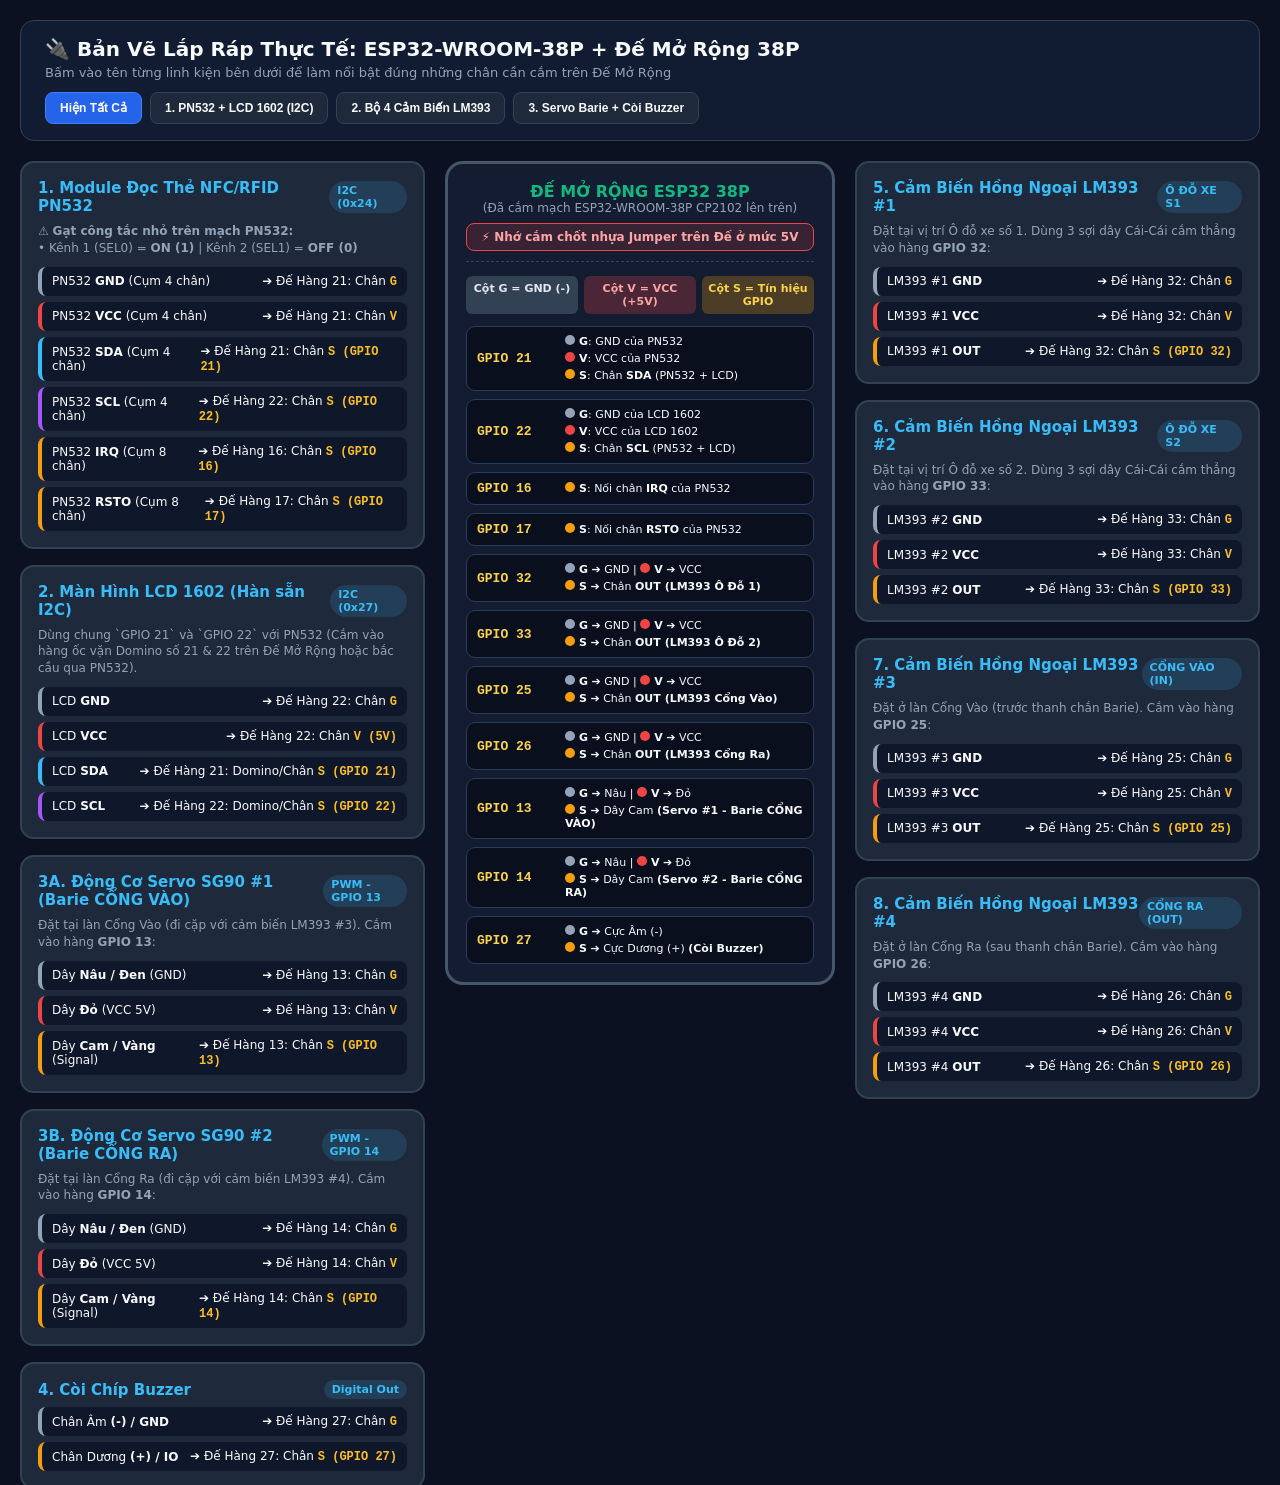
<file: wiring-diagram.html>
<!DOCTYPE html>
<html lang="vi">
<head>
  <meta charset="UTF-8" />
  <meta name="viewport" content="width=device-width, initial-scale=1.0" />
  <title>Sơ Đồ Lắp Ráp Trực Quan - ESP32-WROOM-38P + Đế Mở Rộng 38P</title>
  <style>
    :root {
      --bg: #0b1120;
      --card: #1e293b;
      --border: #334155;
      --text: #f8fafc;
      --muted: #94a3b8;
      --gnd: #64748b;
      --vcc: #ef4444;
      --sig: #f59e0b;
      --sda: #38bdf8;
      --scl: #a855f7;
      --green: #10b981;
    }
    * { box-sizing: border-box; margin: 0; padding: 0; }
    body {
      font-family: "Segoe UI", system-ui, sans-serif;
      background: var(--bg);
      color: var(--text);
      padding: 20px;
    }
    .header {
      max-width: 1280px;
      margin: 0 auto 20px;
      display: flex;
      justify-content: space-between;
      align-items: center;
      flex-wrap: wrap;
      gap: 12px;
      background: #111c33;
      padding: 16px 24px;
      border-radius: 14px;
      border: 1px solid var(--border);
    }
    .header h1 { font-size: 20px; }
    .header p { font-size: 13px; color: var(--muted); margin-top: 4px; }
    .filter-bar {
      display: flex;
      gap: 8px;
      flex-wrap: wrap;
    }
    .filter-btn {
      padding: 8px 14px;
      border-radius: 8px;
      border: 1px solid var(--border);
      background: var(--card);
      color: var(--text);
      font-size: 12px;
      font-weight: 600;
      cursor: pointer;
    }
    .filter-btn.active {
      background: #2563eb;
      border-color: #3b82f6;
    }
    .layout {
      max-width: 1280px;
      margin: 0 auto;
      display: grid;
      grid-template-columns: 1fr 390px 1fr;
      gap: 20px;
      align-items: start;
    }
    @media (max-width: 1100px) {
      .layout { grid-template-columns: 1fr; }
    }
    .col {
      display: flex;
      flex-direction: column;
      gap: 16px;
    }
    .device-card {
      background: var(--card);
      border: 2px solid var(--border);
      border-radius: 14px;
      padding: 16px;
      transition: all 0.2s;
    }
    .device-card.highlight {
      border-color: #38bdf8;
      box-shadow: 0 0 20px rgba(56, 189, 248, 0.2);
    }
    .device-card.dim {
      opacity: 0.3;
    }
    .dev-title {
      display: flex;
      justify-content: space-between;
      align-items: center;
      margin-bottom: 8px;
    }
    .dev-title h3 { font-size: 15px; color: #38bdf8; }
    .badge {
      font-size: 11px;
      padding: 3px 8px;
      border-radius: 99px;
      background: rgba(56, 189, 248, 0.15);
      color: #38bdf8;
      font-weight: 700;
    }
    .dev-note {
      font-size: 12px;
      color: var(--muted);
      margin-bottom: 10px;
      line-height: 1.4;
    }
    .pin-list {
      display: flex;
      flex-direction: column;
      gap: 6px;
    }
    .pin-row {
      display: flex;
      justify-content: space-between;
      align-items: center;
      background: #0f172a;
      padding: 7px 10px;
      border-radius: 8px;
      font-size: 12px;
      border-left: 4px solid var(--sig);
    }
    .pin-row.gnd { border-left-color: #94a3b8; }
    .pin-row.vcc { border-left-color: #ef4444; }
    .pin-row.sda { border-left-color: #38bdf8; }
    .pin-row.scl { border-left-color: #a855f7; }
    .pin-row code {
      font-family: Consolas, monospace;
      font-weight: 700;
      color: #fbbf24;
    }

    /* ĐẾ MỞ RỘNG ESP32 38P Ở GIỮA */
    .shield-board {
      background: #131c31;
      border: 3px solid #475569;
      border-radius: 18px;
      padding: 18px;
      position: relative;
    }
    .shield-header {
      text-align: center;
      margin-bottom: 14px;
      padding-bottom: 10px;
      border-bottom: 1px dashed #334155;
    }
    .shield-header h2 {
      font-size: 16px;
      color: #10b981;
    }
    .jumper-alert {
      margin-top: 8px;
      background: rgba(239, 68, 68, 0.16);
      border: 1px solid #ef4444;
      color: #fca5a5;
      padding: 6px 10px;
      border-radius: 8px;
      font-size: 12px;
      font-weight: 700;
    }
    .gvs-legend {
      display: grid;
      grid-template-columns: repeat(3, 1fr);
      gap: 6px;
      margin-bottom: 12px;
      text-align: center;
      font-size: 11px;
      font-weight: 700;
    }
    .gvs-legend div {
      padding: 6px;
      border-radius: 6px;
    }
    .leg-g { background: #334155; color: #e2e8f0; }
    .leg-v { background: rgba(239, 68, 68, 0.25); color: #fca5a5; }
    .leg-s { background: rgba(245, 158, 11, 0.25); color: #fcd34d; }

    .shield-rows {
      display: flex;
      flex-direction: column;
      gap: 8px;
    }
    .shield-row {
      display: grid;
      grid-template-columns: 78px 1fr;
      align-items: center;
      background: #090f1d;
      border: 1px solid #293b5c;
      border-radius: 9px;
      padding: 8px 10px;
      gap: 10px;
    }
    .shield-row.active-row {
      border-color: #38bdf8;
      background: rgba(56, 189, 248, 0.1);
    }
    .gpio-name {
      font-family: Consolas, monospace;
      font-weight: 800;
      font-size: 13px;
      color: #fcd34d;
    }
    .gvs-pins {
      display: flex;
      flex-direction: column;
      gap: 4px;
      font-size: 11px;
    }
    .pin-dot {
      display: inline-block;
      width: 10px;
      height: 10px;
      border-radius: 50%;
      margin-right: 4px;
    }
    .dot-g { background: #94a3b8; }
    .dot-v { background: #ef4444; }
    .dot-s { background: #f59e0b; }
  </style>
</head>
<body>
  <div class="header">
    <div>
      <h1>🔌 Bản Vẽ Lắp Ráp Thực Tế: ESP32-WROOM-38P + Đế Mở Rộng 38P</h1>
      <p>Bấm vào tên từng linh kiện bên dưới để làm nổi bật đúng những chân cần cắm trên Đế Mở Rộng</p>
    </div>
    <div class="filter-bar">
      <button class="filter-btn active" data-group="all">Hiện Tất Cả</button>
      <button class="filter-btn" data-group="i2c">1. PN532 + LCD 1602 (I2C)</button>
      <button class="filter-btn" data-group="ir">2. Bộ 4 Cảm Biến LM393</button>
      <button class="filter-btn" data-group="act">3. Servo Barie + Còi Buzzer</button>
    </div>
  </div>

  <div class="layout">
    <!-- CỘT TRÁI: PN532, LCD 1602, SERVO, BUZZER -->
    <div class="col">
      <div class="device-card" data-group="i2c">
        <div class="dev-title">
          <h3>1. Module Đọc Thẻ NFC/RFID PN532</h3>
          <span class="badge">I2C (0x24)</span>
        </div>
        <p class="dev-note">
          ⚠️ <b>Gạt công tắc nhỏ trên mạch PN532:</b><br/>
          • Kênh 1 (SEL0) = <b>ON (1)</b> | Kênh 2 (SEL1) = <b>OFF (0)</b>
        </p>
        <div class="pin-list">
          <div class="pin-row gnd"><span>PN532 <b>GND</b> (Cụm 4 chân)</span> <span>➔ Đế Hàng 21: Chân <code>G</code></span></div>
          <div class="pin-row vcc"><span>PN532 <b>VCC</b> (Cụm 4 chân)</span> <span>➔ Đế Hàng 21: Chân <code>V</code></span></div>
          <div class="pin-row sda"><span>PN532 <b>SDA</b> (Cụm 4 chân)</span> <span>➔ Đế Hàng 21: Chân <code>S (GPIO 21)</code></span></div>
          <div class="pin-row scl"><span>PN532 <b>SCL</b> (Cụm 4 chân)</span> <span>➔ Đế Hàng 22: Chân <code>S (GPIO 22)</code></span></div>
          <div class="pin-row"><span>PN532 <b>IRQ</b> (Cụm 8 chân)</span> <span>➔ Đế Hàng 16: Chân <code>S (GPIO 16)</code></span></div>
          <div class="pin-row"><span>PN532 <b>RSTO</b> (Cụm 8 chân)</span> <span>➔ Đế Hàng 17: Chân <code>S (GPIO 17)</code></span></div>
        </div>
      </div>

      <div class="device-card" data-group="i2c">
        <div class="dev-title">
          <h3>2. Màn Hình LCD 1602 (Hàn sẵn I2C)</h3>
          <span class="badge">I2C (0x27)</span>
        </div>
        <p class="dev-note">
          Dùng chung `GPIO 21` và `GPIO 22` với PN532 (Cắm vào hàng ốc vặn Domino số 21 &amp; 22 trên Đế Mở Rộng hoặc bắc cầu qua PN532).
        </p>
        <div class="pin-list">
          <div class="pin-row gnd"><span>LCD <b>GND</b></span> <span>➔ Đế Hàng 22: Chân <code>G</code></span></div>
          <div class="pin-row vcc"><span>LCD <b>VCC</b></span> <span>➔ Đế Hàng 22: Chân <code>V (5V)</code></span></div>
          <div class="pin-row sda"><span>LCD <b>SDA</b></span> <span>➔ Đế Hàng 21: Domino/Chân <code>S (GPIO 21)</code></span></div>
          <div class="pin-row scl"><span>LCD <b>SCL</b></span> <span>➔ Đế Hàng 22: Domino/Chân <code>S (GPIO 22)</code></span></div>
        </div>
      </div>

      <div class="device-card" data-group="act">
        <div class="dev-title">
          <h3>3A. Động Cơ Servo SG90 #1 (Barie CỔNG VÀO)</h3>
          <span class="badge">PWM - GPIO 13</span>
        </div>
        <p class="dev-note">Đặt tại làn Cổng Vào (đi cặp với cảm biến LM393 #3). Cắm vào hàng <b>GPIO 13</b>:</p>
        <div class="pin-list">
          <div class="pin-row gnd"><span>Dây <b>Nâu / Đen</b> (GND)</span> <span>➔ Đế Hàng 13: Chân <code>G</code></span></div>
          <div class="pin-row vcc"><span>Dây <b>Đỏ</b> (VCC 5V)</span> <span>➔ Đế Hàng 13: Chân <code>V</code></span></div>
          <div class="pin-row"><span>Dây <b>Cam / Vàng</b> (Signal)</span> <span>➔ Đế Hàng 13: Chân <code>S (GPIO 13)</code></span></div>
        </div>
      </div>

      <div class="device-card" data-group="act">
        <div class="dev-title">
          <h3>3B. Động Cơ Servo SG90 #2 (Barie CỔNG RA)</h3>
          <span class="badge">PWM - GPIO 14</span>
        </div>
        <p class="dev-note">Đặt tại làn Cổng Ra (đi cặp với cảm biến LM393 #4). Cắm vào hàng <b>GPIO 14</b>:</p>
        <div class="pin-list">
          <div class="pin-row gnd"><span>Dây <b>Nâu / Đen</b> (GND)</span> <span>➔ Đế Hàng 14: Chân <code>G</code></span></div>
          <div class="pin-row vcc"><span>Dây <b>Đỏ</b> (VCC 5V)</span> <span>➔ Đế Hàng 14: Chân <code>V</code></span></div>
          <div class="pin-row"><span>Dây <b>Cam / Vàng</b> (Signal)</span> <span>➔ Đế Hàng 14: Chân <code>S (GPIO 14)</code></span></div>
        </div>
      </div>

      <div class="device-card" data-group="act">
        <div class="dev-title">
          <h3>4. Còi Chíp Buzzer</h3>
          <span class="badge">Digital Out</span>
        </div>
        <div class="pin-list">
          <div class="pin-row gnd"><span>Chân Âm <b>(-) / GND</b></span> <span>➔ Đế Hàng 27: Chân <code>G</code></span></div>
          <div class="pin-row"><span>Chân Dương <b>(+) / IO</b></span> <span>➔ Đế Hàng 27: Chân <code>S (GPIO 27)</code></span></div>
        </div>
      </div>
    </div>

    <!-- CỘT GIỮA: ĐẾ MỞ RỘNG ESP32-WROOM-38P -->
    <div class="shield-board">
      <div class="shield-header">
        <h2>ĐẾ MỞ RỘNG ESP32 38P</h2>
        <p style="font-size:12px;color:#94a3b8;">(Đã cắm mạch ESP32-WROOM-38P CP2102 lên trên)</p>
        <div class="jumper-alert">
          ⚡ Nhớ cắm chốt nhựa Jumper trên Đế ở mức <b>5V</b>
        </div>
      </div>

      <div class="gvs-legend">
        <div class="leg-g">Cột G = GND (-)</div>
        <div class="leg-v">Cột V = VCC (+5V)</div>
        <div class="leg-s">Cột S = Tín hiệu GPIO</div>
      </div>

      <div class="shield-rows">
        <div class="shield-row" data-group="i2c">
          <span class="gpio-name">GPIO 21</span>
          <div class="gvs-pins">
            <span><i class="pin-dot dot-g"></i><b>G</b>: GND của PN532</span>
            <span><i class="pin-dot dot-v"></i><b>V</b>: VCC của PN532</span>
            <span><i class="pin-dot dot-s"></i><b>S</b>: Chân <b>SDA</b> (PN532 + LCD)</span>
          </div>
        </div>

        <div class="shield-row" data-group="i2c">
          <span class="gpio-name">GPIO 22</span>
          <div class="gvs-pins">
            <span><i class="pin-dot dot-g"></i><b>G</b>: GND của LCD 1602</span>
            <span><i class="pin-dot dot-v"></i><b>V</b>: VCC của LCD 1602</span>
            <span><i class="pin-dot dot-s"></i><b>S</b>: Chân <b>SCL</b> (PN532 + LCD)</span>
          </div>
        </div>

        <div class="shield-row" data-group="i2c">
          <span class="gpio-name">GPIO 16</span>
          <div class="gvs-pins">
            <span><i class="pin-dot dot-s"></i><b>S</b>: Nối chân <b>IRQ</b> của PN532</span>
          </div>
        </div>

        <div class="shield-row" data-group="i2c">
          <span class="gpio-name">GPIO 17</span>
          <div class="gvs-pins">
            <span><i class="pin-dot dot-s"></i><b>S</b>: Nối chân <b>RSTO</b> của PN532</span>
          </div>
        </div>

        <div class="shield-row" data-group="ir">
          <span class="gpio-name">GPIO 32</span>
          <div class="gvs-pins">
            <span><i class="pin-dot dot-g"></i><b>G</b> ➔ GND | <i class="pin-dot dot-v"></i><b>V</b> ➔ VCC</span>
            <span><i class="pin-dot dot-s"></i><b>S</b> ➔ Chân <b>OUT (LM393 Ô Đỗ 1)</b></span>
          </div>
        </div>

        <div class="shield-row" data-group="ir">
          <span class="gpio-name">GPIO 33</span>
          <div class="gvs-pins">
            <span><i class="pin-dot dot-g"></i><b>G</b> ➔ GND | <i class="pin-dot dot-v"></i><b>V</b> ➔ VCC</span>
            <span><i class="pin-dot dot-s"></i><b>S</b> ➔ Chân <b>OUT (LM393 Ô Đỗ 2)</b></span>
          </div>
        </div>

        <div class="shield-row" data-group="ir">
          <span class="gpio-name">GPIO 25</span>
          <div class="gvs-pins">
            <span><i class="pin-dot dot-g"></i><b>G</b> ➔ GND | <i class="pin-dot dot-v"></i><b>V</b> ➔ VCC</span>
            <span><i class="pin-dot dot-s"></i><b>S</b> ➔ Chân <b>OUT (LM393 Cổng Vào)</b></span>
          </div>
        </div>

        <div class="shield-row" data-group="ir">
          <span class="gpio-name">GPIO 26</span>
          <div class="gvs-pins">
            <span><i class="pin-dot dot-g"></i><b>G</b> ➔ GND | <i class="pin-dot dot-v"></i><b>V</b> ➔ VCC</span>
            <span><i class="pin-dot dot-s"></i><b>S</b> ➔ Chân <b>OUT (LM393 Cổng Ra)</b></span>
          </div>
        </div>

        <div class="shield-row" data-group="act">
          <span class="gpio-name">GPIO 13</span>
          <div class="gvs-pins">
            <span><i class="pin-dot dot-g"></i><b>G</b> ➔ Nâu | <i class="pin-dot dot-v"></i><b>V</b> ➔ Đỏ</span>
            <span><i class="pin-dot dot-s"></i><b>S</b> ➔ Dây Cam <b>(Servo #1 - Barie CỔNG VÀO)</b></span>
          </div>
        </div>

        <div class="shield-row" data-group="act">
          <span class="gpio-name">GPIO 14</span>
          <div class="gvs-pins">
            <span><i class="pin-dot dot-g"></i><b>G</b> ➔ Nâu | <i class="pin-dot dot-v"></i><b>V</b> ➔ Đỏ</span>
            <span><i class="pin-dot dot-s"></i><b>S</b> ➔ Dây Cam <b>(Servo #2 - Barie CỔNG RA)</b></span>
          </div>
        </div>

        <div class="shield-row" data-group="act">
          <span class="gpio-name">GPIO 27</span>
          <div class="gvs-pins">
            <span><i class="pin-dot dot-g"></i><b>G</b> ➔ Cực Âm (-)</span>
            <span><i class="pin-dot dot-s"></i><b>S</b> ➔ Cực Dương (+) <b>(Còi Buzzer)</b></span>
          </div>
        </div>
      </div>
    </div>

    <!-- CỘT PHẢI: 4 CẢM BIẾN HỒNG NGOẠI LM393 -->
    <div class="col">
      <div class="device-card" data-group="ir">
        <div class="dev-title">
          <h3>5. Cảm Biến Hồng Ngoại LM393 #1</h3>
          <span class="badge">Ô ĐỖ XE S1</span>
        </div>
        <p class="dev-note">Đặt tại vị trí Ô đỗ xe số 1. Dùng 3 sợi dây Cái-Cái cắm thẳng vào hàng <b>GPIO 32</b>:</p>
        <div class="pin-list">
          <div class="pin-row gnd"><span>LM393 #1 <b>GND</b></span> <span>➔ Đế Hàng 32: Chân <code>G</code></span></div>
          <div class="pin-row vcc"><span>LM393 #1 <b>VCC</b></span> <span>➔ Đế Hàng 32: Chân <code>V</code></span></div>
          <div class="pin-row"><span>LM393 #1 <b>OUT</b></span> <span>➔ Đế Hàng 32: Chân <code>S (GPIO 32)</code></span></div>
        </div>
      </div>

      <div class="device-card" data-group="ir">
        <div class="dev-title">
          <h3>6. Cảm Biến Hồng Ngoại LM393 #2</h3>
          <span class="badge">Ô ĐỖ XE S2</span>
        </div>
        <p class="dev-note">Đặt tại vị trí Ô đỗ xe số 2. Dùng 3 sợi dây Cái-Cái cắm thẳng vào hàng <b>GPIO 33</b>:</p>
        <div class="pin-list">
          <div class="pin-row gnd"><span>LM393 #2 <b>GND</b></span> <span>➔ Đế Hàng 33: Chân <code>G</code></span></div>
          <div class="pin-row vcc"><span>LM393 #2 <b>VCC</b></span> <span>➔ Đế Hàng 33: Chân <code>V</code></span></div>
          <div class="pin-row"><span>LM393 #2 <b>OUT</b></span> <span>➔ Đế Hàng 33: Chân <code>S (GPIO 33)</code></span></div>
        </div>
      </div>

      <div class="device-card" data-group="ir">
        <div class="dev-title">
          <h3>7. Cảm Biến Hồng Ngoại LM393 #3</h3>
          <span class="badge">CỔNG VÀO (IN)</span>
        </div>
        <p class="dev-note">Đặt ở làn Cổng Vào (trước thanh chắn Barie). Cắm vào hàng <b>GPIO 25</b>:</p>
        <div class="pin-list">
          <div class="pin-row gnd"><span>LM393 #3 <b>GND</b></span> <span>➔ Đế Hàng 25: Chân <code>G</code></span></div>
          <div class="pin-row vcc"><span>LM393 #3 <b>VCC</b></span> <span>➔ Đế Hàng 25: Chân <code>V</code></span></div>
          <div class="pin-row"><span>LM393 #3 <b>OUT</b></span> <span>➔ Đế Hàng 25: Chân <code>S (GPIO 25)</code></span></div>
        </div>
      </div>

      <div class="device-card" data-group="ir">
        <div class="dev-title">
          <h3>8. Cảm Biến Hồng Ngoại LM393 #4</h3>
          <span class="badge">CỔNG RA (OUT)</span>
        </div>
        <p class="dev-note">Đặt ở làn Cổng Ra (sau thanh chắn Barie). Cắm vào hàng <b>GPIO 26</b>:</p>
        <div class="pin-list">
          <div class="pin-row gnd"><span>LM393 #4 <b>GND</b></span> <span>➔ Đế Hàng 26: Chân <code>G</code></span></div>
          <div class="pin-row vcc"><span>LM393 #4 <b>VCC</b></span> <span>➔ Đế Hàng 26: Chân <code>V</code></span></div>
          <div class="pin-row"><span>LM393 #4 <b>OUT</b></span> <span>➔ Đế Hàng 26: Chân <code>S (GPIO 26)</code></span></div>
        </div>
      </div>
    </div>
  </div>

  <script>
    const buttons = document.querySelectorAll(".filter-btn");
    const cards = document.querySelectorAll(".device-card");
    const rows = document.querySelectorAll(".shield-row");

    buttons.forEach((btn) => {
      btn.addEventListener("click", () => {
        buttons.forEach((b) => b.classList.remove("active"));
        btn.classList.add("active");
        const group = btn.getAttribute("data-group");

        cards.forEach((c) => {
          if (group === "all" || c.getAttribute("data-group") === group) {
            c.classList.remove("dim");
            c.classList.toggle("highlight", group !== "all");
          } else {
            c.classList.add("dim");
            c.classList.remove("highlight");
          }
        });

        rows.forEach((r) => {
          if (group !== "all" && r.getAttribute("data-group") === group) {
            r.classList.add("active-row");
          } else {
            r.classList.remove("active-row");
          }
        });
      });
    });
  </script>
</body>
</html>
</file>
